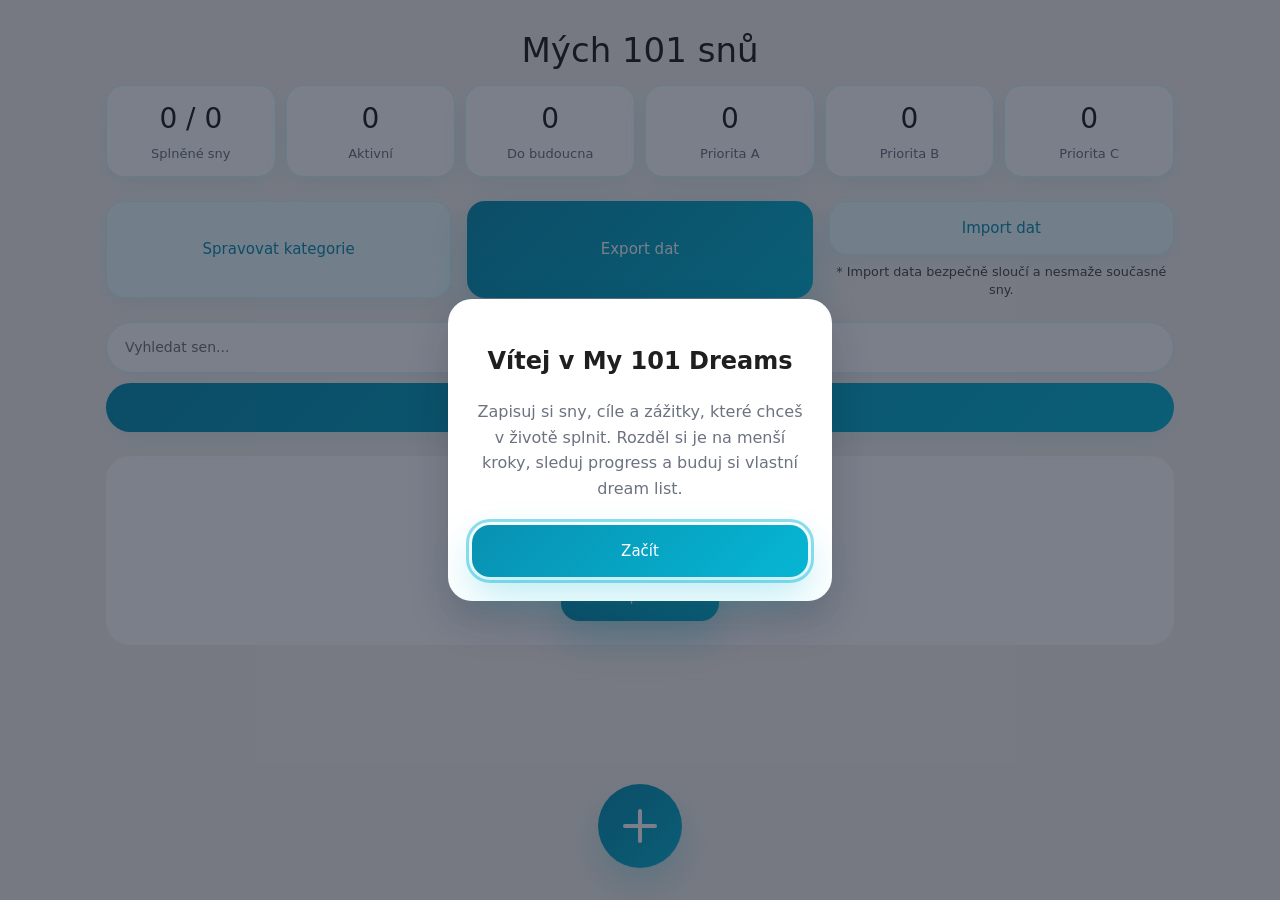
<file: index.html>
<!doctype html>
<html lang="cs">
  <head>
    <meta charset="UTF-8" />
    <meta name="viewport" content="width=device-width, initial-scale=1.0" />
    <meta name="theme-color" content="#06b6d4" />
    <meta
      name="description"
      content="My 101 Dreams je osobní dream list aplikace pro zapisování snů, cílů a kroků k jejich splnění."
    />

    <link rel="icon" href="icons/icon-192.png" />
    <link rel="manifest" href="manifest.json" />
    <link rel="stylesheet" href="css/style.css" />

    <title>My 101 dreams</title>
  </head>

  <body>
    <main class="home-page">
      <!-- Header -->
      <header class="home-sticky-top">
        <h1>Mých 101 snů</h1>
      </header>

      <!-- Stats -->
      <section class="home-stats" aria-label="Statistiky snů">
        <div
          class="stat-card"
          data-filter-type="status"
          data-filter-value="dream_completed"
        >
          <span id="globalDreamProgress">0 / 0</span>
          <p>Splněné sny</p>
        </div>

        <div
          class="stat-card"
          data-filter-type="status"
          data-filter-value="dream_active"
        >
          <span id="activeDreams">0</span>
          <p>Aktivní</p>
        </div>

        <div
          class="stat-card"
          data-filter-type="status"
          data-filter-value="dream_to_be_completed"
        >
          <span id="futureDreams">0</span>
          <p>Do budoucna</p>
        </div>

        <div
          class="stat-card"
          data-filter-type="priority"
          data-filter-value="A"
        >
          <span id="priorityACount">0</span>
          <p>Priorita A</p>
        </div>

        <div
          class="stat-card"
          data-filter-type="priority"
          data-filter-value="B"
        >
          <span id="priorityBCount">0</span>
          <p>Priorita B</p>
        </div>

        <div
          class="stat-card"
          data-filter-type="priority"
          data-filter-value="C"
        >
          <span id="priorityCCount">0</span>
          <p>Priorita C</p>
        </div>
      </section>

      <button
        type="button"
        id="installAppButton"
        class="home-action-button button-primary hidden"
      >
        Nainstalovat aplikaci
      </button>

      <!-- App actions -->
      <section class="home-actions" aria-label="Akce aplikace">
        <a
          href="pages/categories.html"
          class="home-action-button button-secondary"
        >
          Spravovat kategorie
        </a>

        <button
          type="button"
          id="exportDataButton"
          class="home-action-button button-primary"
        >
          Export dat
        </button>

        <div class="settings-action-with-helper">
          <button
            type="button"
            id="importDataButton"
            class="button button-secondary"
          >
            Import dat
          </button>

          <input
            type="file"
            id="importDataInput"
            accept="application/json,.json"
            hidden
          />

          <p class="settings-helper-text">
            * Import data bezpečně sloučí a nesmaže současné sny.
          </p>
        </div>

        <input type="file" id="importDataInput" accept=".json" hidden />

        <button
          type="button"
          id="restoreBackupButton"
          class="home-action-button button-soft hidden"
        >
          Obnovit poslední zálohu
        </button>
      </section>

      <!-- Search and filters -->
      <div class="home-sticky-content">
        <section class="search-filter-section" aria-label="Vyhledávání a filtr">
          <input
            type="text"
            id="dreamSearchInput"
            class="dream-search-input"
            placeholder="Vyhledat sen..."
          />

          <button
            type="button"
            id="toggleFiltersButton"
            class="filter-icon-button button-primary"
          >
            Filtr
          </button>
        </section>

        <section id="filtersPanel" class="filters-panel hidden">
          <div class="filters-row">
            <div class="filters-inline-group">
              <p class="filter-group-title">Priority</p>

              <div class="priority-filter-list">
                <label class="checkbox-filter">
                  <input
                    type="checkbox"
                    class="priority-filter-checkbox"
                    value="A"
                  />
                  A
                </label>

                <label class="checkbox-filter">
                  <input
                    type="checkbox"
                    class="priority-filter-checkbox"
                    value="B"
                  />
                  B
                </label>

                <label class="checkbox-filter">
                  <input
                    type="checkbox"
                    class="priority-filter-checkbox"
                    value="C"
                  />
                  C
                </label>
              </div>
            </div>

            <div class="filters-inline-group">
              <p class="filter-group-title">Stavy</p>

              <div class="status-filter-list">
                <label class="checkbox-filter">
                  <input
                    type="checkbox"
                    class="status-filter-checkbox"
                    value="dream_active"
                  />
                  Aktivní
                </label>

                <label class="checkbox-filter">
                  <input
                    type="checkbox"
                    class="status-filter-checkbox"
                    value="dream_to_be_completed"
                  />
                  Do budoucna
                </label>

                <label class="checkbox-filter">
                  <input
                    type="checkbox"
                    class="status-filter-checkbox"
                    value="dream_completed"
                  />
                  Splněné
                </label>

                <label class="checkbox-filter">
                  <input
                    type="checkbox"
                    class="status-filter-checkbox"
                    value="dream_not_attractive_anymore"
                  />
                  Už mě neláká
                </label>
              </div>
            </div>
          </div>

          <p class="filter-group-title">Kategorie</p>

          <div id="categoryFilterList" class="category-filter-list"></div>

          <div class="filters-bottom-row">
            <label class="checkbox-filter">
              <input type="checkbox" id="showInactiveDreams" />
              Zobrazit i sny, které mě už nelákají
            </label>

            <button type="button" id="clearFiltersButton" class="button-soft">
              Vyčistit filtry
            </button>
          </div>
        </section>
      </div>

      <!-- Dreams list -->
      <section class="dreams-section" aria-label="Seznam snů">
        <div id="dreamList" class="dream-list"></div>
      </section>

      <!-- Floating action -->
      <a
        href="pages/add-dream.html"
        class="floating-add-button"
        aria-label="Přidat nový sen"
      ></a>

      <!-- PWA update UI -->
      <div id="updateBanner" class="update-banner hidden">
        <p>Je dostupná nová verze aplikace.</p>

        <button type="button" id="updateAppButton" class="button-primary">
          Aktualizovat
        </button>
      </div>
    </main>

    <!-- Shared utilities -->
    <script src="js/shared/constants.js"></script>
    <script src="js/shared/storage.js"></script>
    <script src="js/shared/dates.js"></script>
    <script src="js/shared/text.js"></script>
    <script src="js/shared/form-validation.js"></script>

    <script src="js/shared/backup/backup-data.js"></script>
    <script src="js/shared/backup/backup-recovery.js"></script>
    <script src="js/shared/backup/backup-export.js"></script>
    <script src="js/shared/backup/backup-import.js"></script>
    <script src="js/shared/backup/backup-reminder.js"></script>
    <script src="js/shared/backup/backup-ui.js"></script>
    <script src="js/shared/backup/backup.js"></script>

    <!-- Categories -->
    <script src="js/shared/categories/category-data.js"></script>
    <script src="js/shared/categories/category-storage.js"></script>
    <script src="js/shared/categories/category-ui.js"></script>

    <!-- Dream core -->
    <script src="js/dreams/core/dream-status.js"></script>
    <script src="js/dreams/core/dream-priority.js"></script>
    <script src="js/dreams/core/dream-progress.js"></script>
    <script src="js/dreams/core/dream-stats.js"></script>

    <!-- Filters -->
    <script src="js/dreams/filters/filter-sort.js"></script>
    <script src="js/dreams/filters/filter-logic.js"></script>
    <script src="js/dreams/filters/filter-ui.js"></script>
    <script src="js/dreams/filters/filter-setup.js"></script>

    <!-- Components -->
    <script src="js/components/dream-card.js"></script>
    <script src="js/components/skeleton.js"></script>
    <script src="js/components/empty-state.js"></script>
    <script src="js/components/stat-card.js"></script>
    <script src="js/components/toast.js"></script>
    <script src="js/components/confirm-modal.js"></script>
    <script src="js/components/onboarding.js"></script>

    <!-- Home page -->
    <script src="js/dreams/home/index-stats.js"></script>
    <script src="js/dreams/home/index-render.js"></script>
    <script src="js/dreams/home/index-stat-filters.js"></script>
    <script src="js/dreams/home/index-layout.js"></script>
    <script src="js/dreams/home/index.js"></script>

    <!-- PWA -->
    <script src="js/pwa/pwa-install.js"></script>
    <script src="js/pwa/pwa-update.js"></script>
  </body>
</html>
</file>
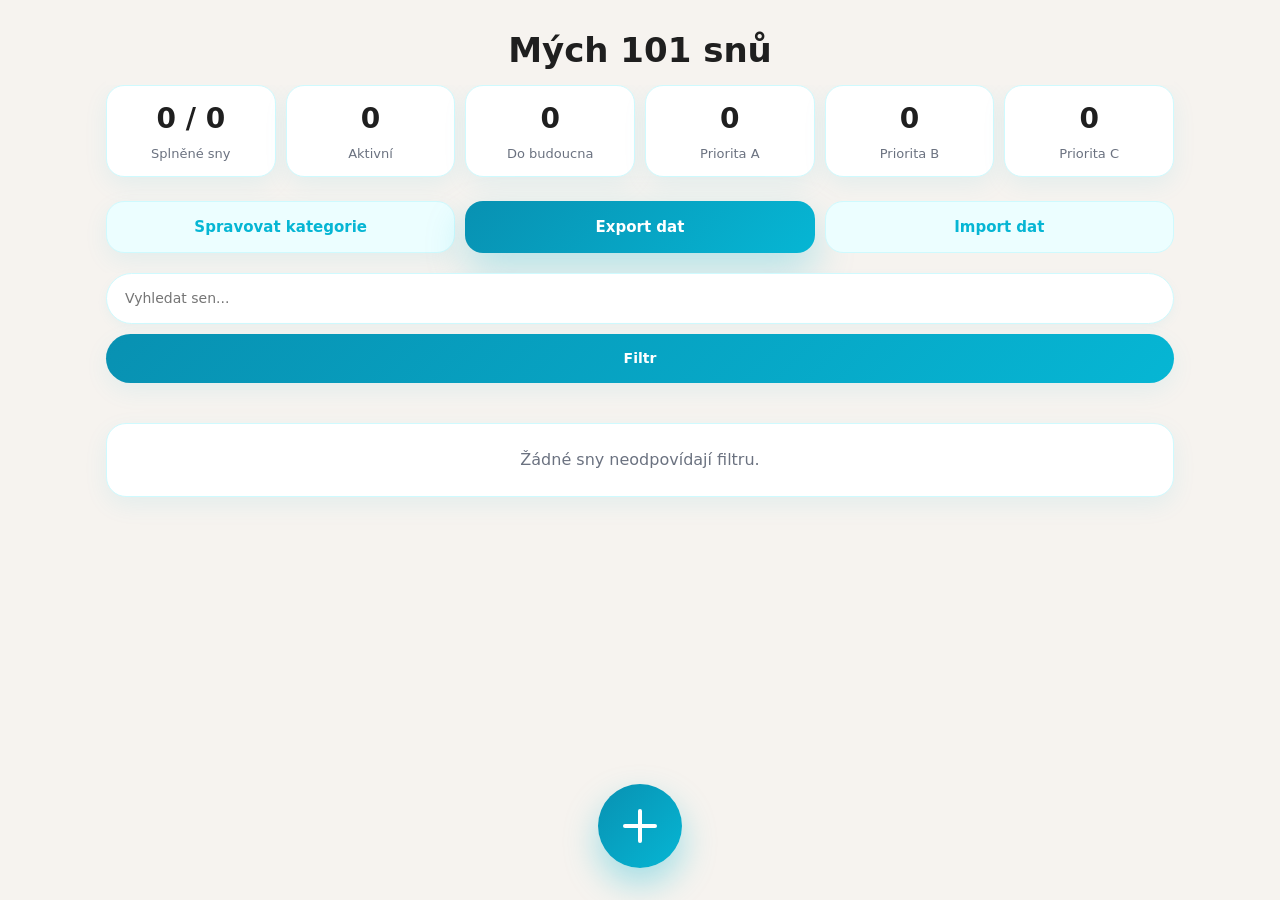
<file: my-101-dreams/index.html>
<!doctype html>
<html lang="cs">
  <head>
    <meta charset="UTF-8" />
    <meta name="viewport" content="width=device-width, initial-scale=1.0" />
    <meta name="theme-color" content="#06b6d4" />
    <base href="/my-101-dreams/" />
    <link rel="manifest" href="manifest.json" />
    <link rel="stylesheet" href="css/style.css" />
    <title>My 101 dreams</title>
  </head>

  <body>
    <main class="home-page">
      <header class="home-sticky-top">
        <h1>Mých 101 snů</h1>
      </header>

      <section class="home-stats">
        <div
          class="stat-card"
          data-filter-type="status"
          data-filter-value="dream_completed"
        >
          <span id="globalDreamProgress">0 / 0</span>
          <p>Splněné sny</p>
        </div>

        <div
          class="stat-card"
          data-filter-type="status"
          data-filter-value="dream_active"
        >
          <span id="activeDreams">0</span>
          <p>Aktivní</p>
        </div>

        <div
          class="stat-card"
          data-filter-type="status"
          data-filter-value="dream_to_be_completed"
        >
          <span id="futureDreams">0</span>
          <p>Do budoucna</p>
        </div>

        <div
          class="stat-card"
          data-filter-type="priority"
          data-filter-value="A"
        >
          <span id="priorityACount">0</span>
          <p>Priorita A</p>
        </div>

        <div
          class="stat-card"
          data-filter-type="priority"
          data-filter-value="B"
        >
          <span id="priorityBCount">0</span>
          <p>Priorita B</p>
        </div>

        <div
          class="stat-card"
          data-filter-type="priority"
          data-filter-value="C"
        >
          <span id="priorityCCount">0</span>
          <p>Priorita C</p>
        </div>
      </section>

      <section class="home-actions">
        <a
          href="pages/categories.html"
          class="home-action-button button-secondary"
        >
          Spravovat kategorie
        </a>

        <button
          type="button"
          id="exportDataButton"
          class="home-action-button button-primary"
        >
          Export dat
        </button>

        <label for="importDataInput" class="home-action-button button-soft">
          Import dat
        </label>

        <input type="file" id="importDataInput" accept=".json" hidden />
      </section>

      <div class="home-sticky-content">
        <section class="search-filter-section">
          <input
            type="text"
            id="dreamSearchInput"
            class="dream-search-input"
            placeholder="Vyhledat sen..."
          />

          <button
            id="toggleFiltersButton"
            class="filter-icon-button button-primary"
          >
            Filtr
          </button>
        </section>

        <section id="filtersPanel" class="filters-panel hidden">
          <div class="filters-row">
            <div class="filters-inline-group">
              <p class="filter-group-title">Priority</p>
              <div class="priority-filter-list">
                <label class="checkbox-filter">
                  <input
                    type="checkbox"
                    class="priority-filter-checkbox"
                    value="A"
                  />
                  A
                </label>

                <label class="checkbox-filter">
                  <input
                    type="checkbox"
                    class="priority-filter-checkbox"
                    value="B"
                  />
                  B
                </label>

                <label class="checkbox-filter">
                  <input
                    type="checkbox"
                    class="priority-filter-checkbox"
                    value="C"
                  />
                  C
                </label>
              </div>
            </div>

            <div class="filters-inline-group">
              <p class="filter-group-title">Stavy</p>
              <div class="status-filter-list">
                <label class="checkbox-filter">
                  <input
                    type="checkbox"
                    class="status-filter-checkbox"
                    value="dream_active"
                  />
                  Aktivní
                </label>

                <label class="checkbox-filter">
                  <input
                    type="checkbox"
                    class="status-filter-checkbox"
                    value="dream_to_be_completed"
                  />
                  Do budoucna
                </label>

                <label class="checkbox-filter">
                  <input
                    type="checkbox"
                    class="status-filter-checkbox"
                    value="dream_completed"
                  />
                  Splněné
                </label>

                <label class="checkbox-filter">
                  <input
                    type="checkbox"
                    class="status-filter-checkbox"
                    value="dream_not_attractive_anymore"
                  />
                  Už mě neláká
                </label>
              </div>
            </div>
          </div>

          <p class="filter-group-title">Kategorie</p>
          <div id="categoryFilterList" class="category-filter-list"></div>

          <div class="filters-bottom-row">
            <label class="checkbox-filter">
              <input type="checkbox" id="showInactiveDreams" />

              Zobrazit i sny, které mě už nelákají
            </label>

            <button type="button" id="clearFiltersButton" class="button-soft">
              Vyčistit filtry
            </button>
          </div>
        </section>
      </div>

      <section class="dreams-section">
        <div id="dreamList" class="dream-list"></div>
      </section>

      <a href="pages/add-dream.html" class="floating-add-button"></a>
    </main>

    <script src="js/shared/storage.js"></script>
    <script src="js/shared/dates.js"></script>

    <script src="js/shared/categories/category-data.js"></script>
    <script src="js/shared/categories/category-storage.js"></script>
    <script src="js/shared/categories/category-ui.js"></script>

    <script src="js/dreams/core/dream-status.js"></script>
    <script src="js/dreams/core/dream-priority.js"></script>
    <script src="js/dreams/core/dream-progress.js"></script>
    <script src="js/dreams/core/dream-stats.js"></script>

    <script src="js/shared/text.js"></script>

    <script src="js/dreams/filters/filter-sort.js"></script>
    <script src="js/dreams/filters/filter-logic.js"></script>
    <script src="js/dreams/filters/filter-ui.js"></script>

    <script src="js/components/dream-card.js"></script>
    <script src="js/components/empty-state.js"></script>
    <script src="js/components/stat-card.js"></script>

    <script src="js/dreams/home/index-stats.js"></script>
    <script src="js/dreams/home/index-render.js"></script>
    <script src="js/dreams/home/index-stat-filters.js"></script>

    <script src="js/dreams/filters/filter-setup.js"></script>
    <script src="js/shared/backup.js"></script>
    <script src="js/dreams/home/index.js"></script>

    <script>
      if ("serviceWorker" in navigator) {
        navigator.serviceWorker.register("./service-worker.js");
      }
    </script>
  </body>
</html>
</file>
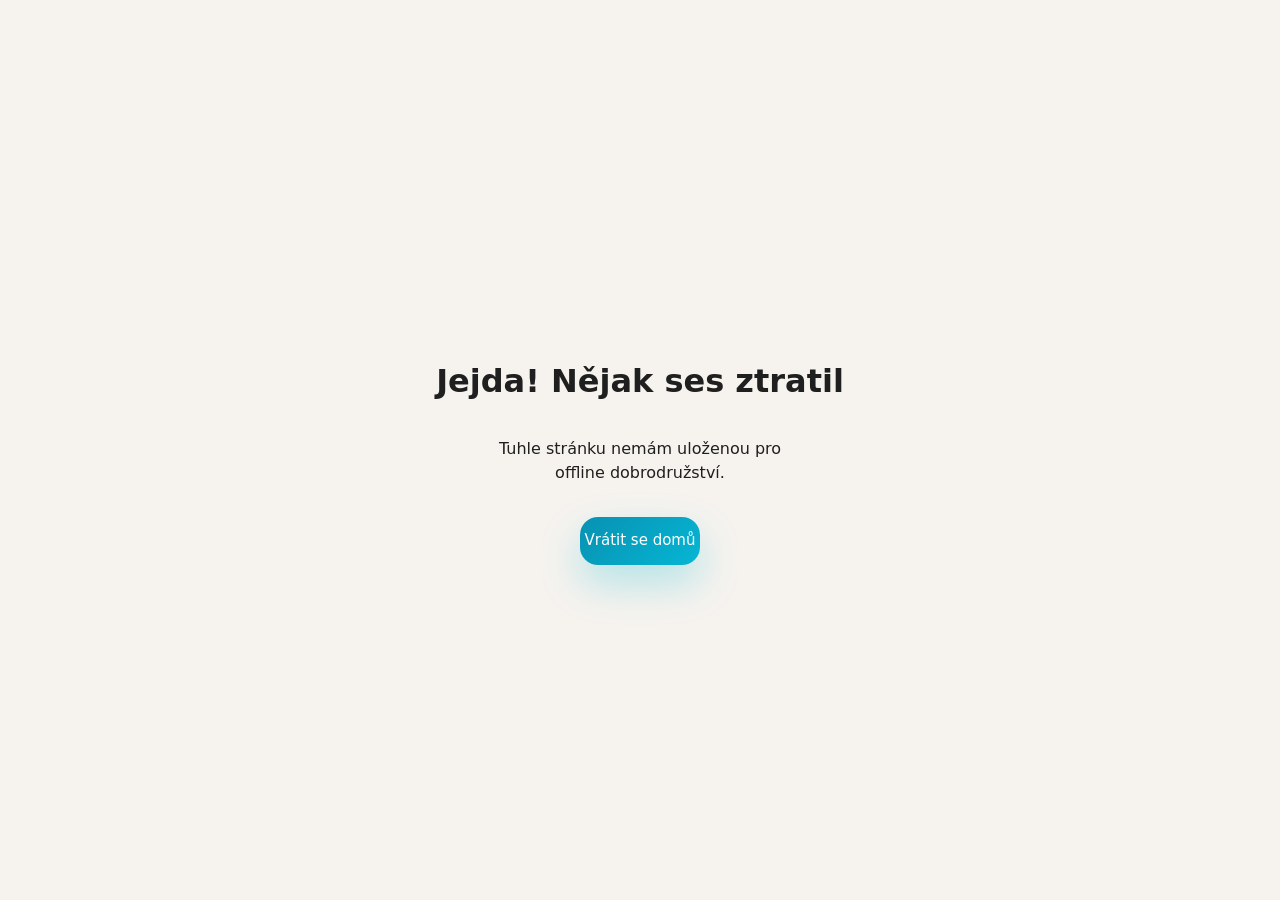
<file: offline.html>
<!doctype html>
<html lang="cs">
  <head>
    <meta charset="UTF-8" />
    <meta name="viewport" content="width=device-width, initial-scale=1.0" />
    <link rel="icon" href="icons/icon-192.png" />
    <link rel="stylesheet" href="css/style.css" />
    <title>Offline</title>

    <link rel="stylesheet" href="css/style.css" /></head
  >
  <body>
    <main class="offline-page">
      <h1>Jejda! Nějak ses ztratil</h1>

      <p>Tuhle stránku nemám uloženou pro offline dobrodružství.</p>

      <a href="index.html" class="home-action-button button-primary"> Vrátit se domů </a>
    </main>
  </body>
</html>
</file>
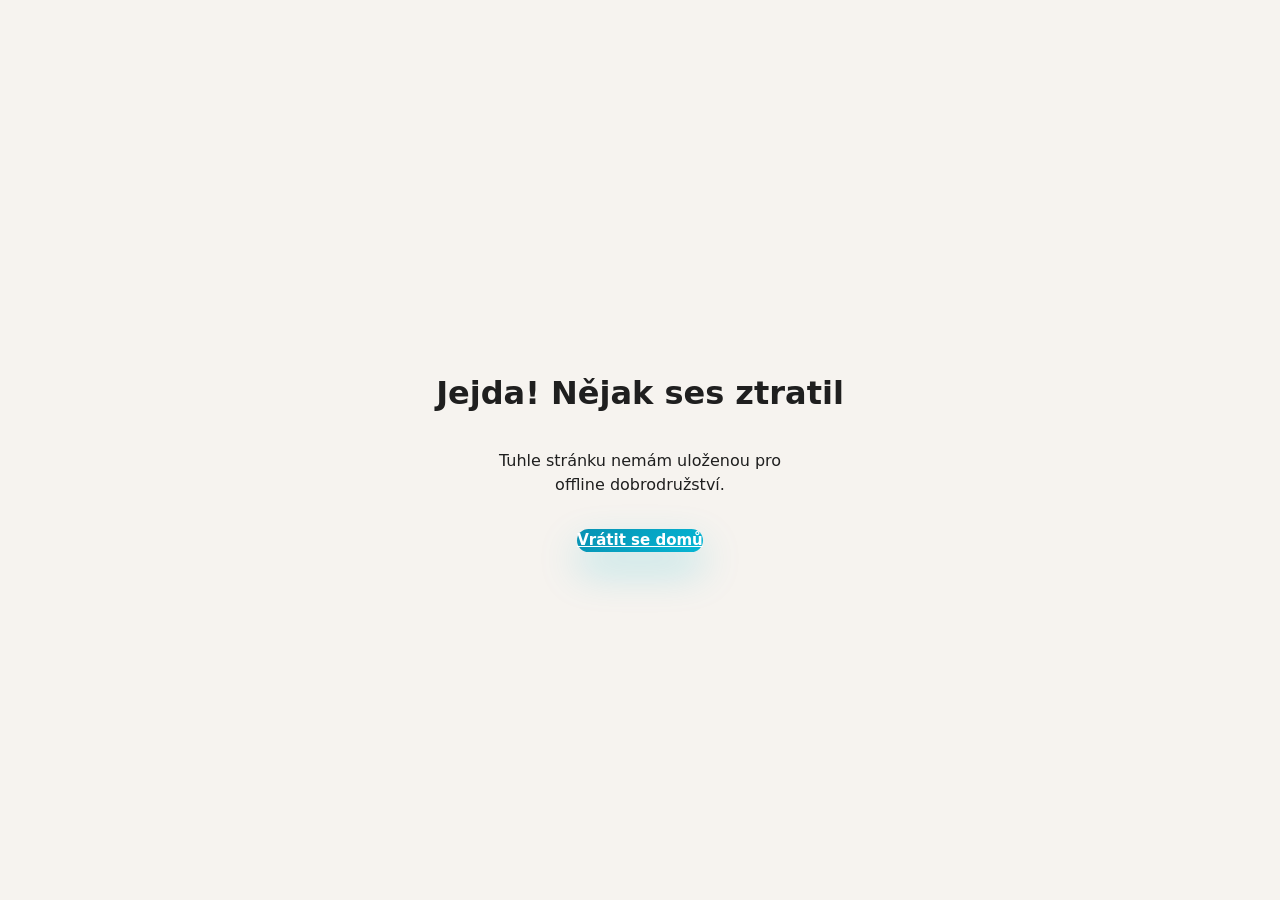
<file: my-101-dreams/offline.html>
<!doctype html>
<html lang="cs">
  <head>
    <meta charset="UTF-8" />
    <meta name="viewport" content="width=device-width, initial-scale=1.0" />
    <base href="/my-101-dreams/" />
    <link rel="stylesheet" href="css/style.css" />
    <title>Offline</title>

    <link rel="stylesheet" href="css/style.css" /></head
  >
  <body>
    <main class="offline-page">
      <h1>Jejda! Nějak ses ztratil</h1>

      <p>Tuhle stránku nemám uloženou pro offline dobrodružství.</p>

      <a href="index.html" class="button button-primary"> Vrátit se domů </a>
    </main>
  </body>
</html>
</file>
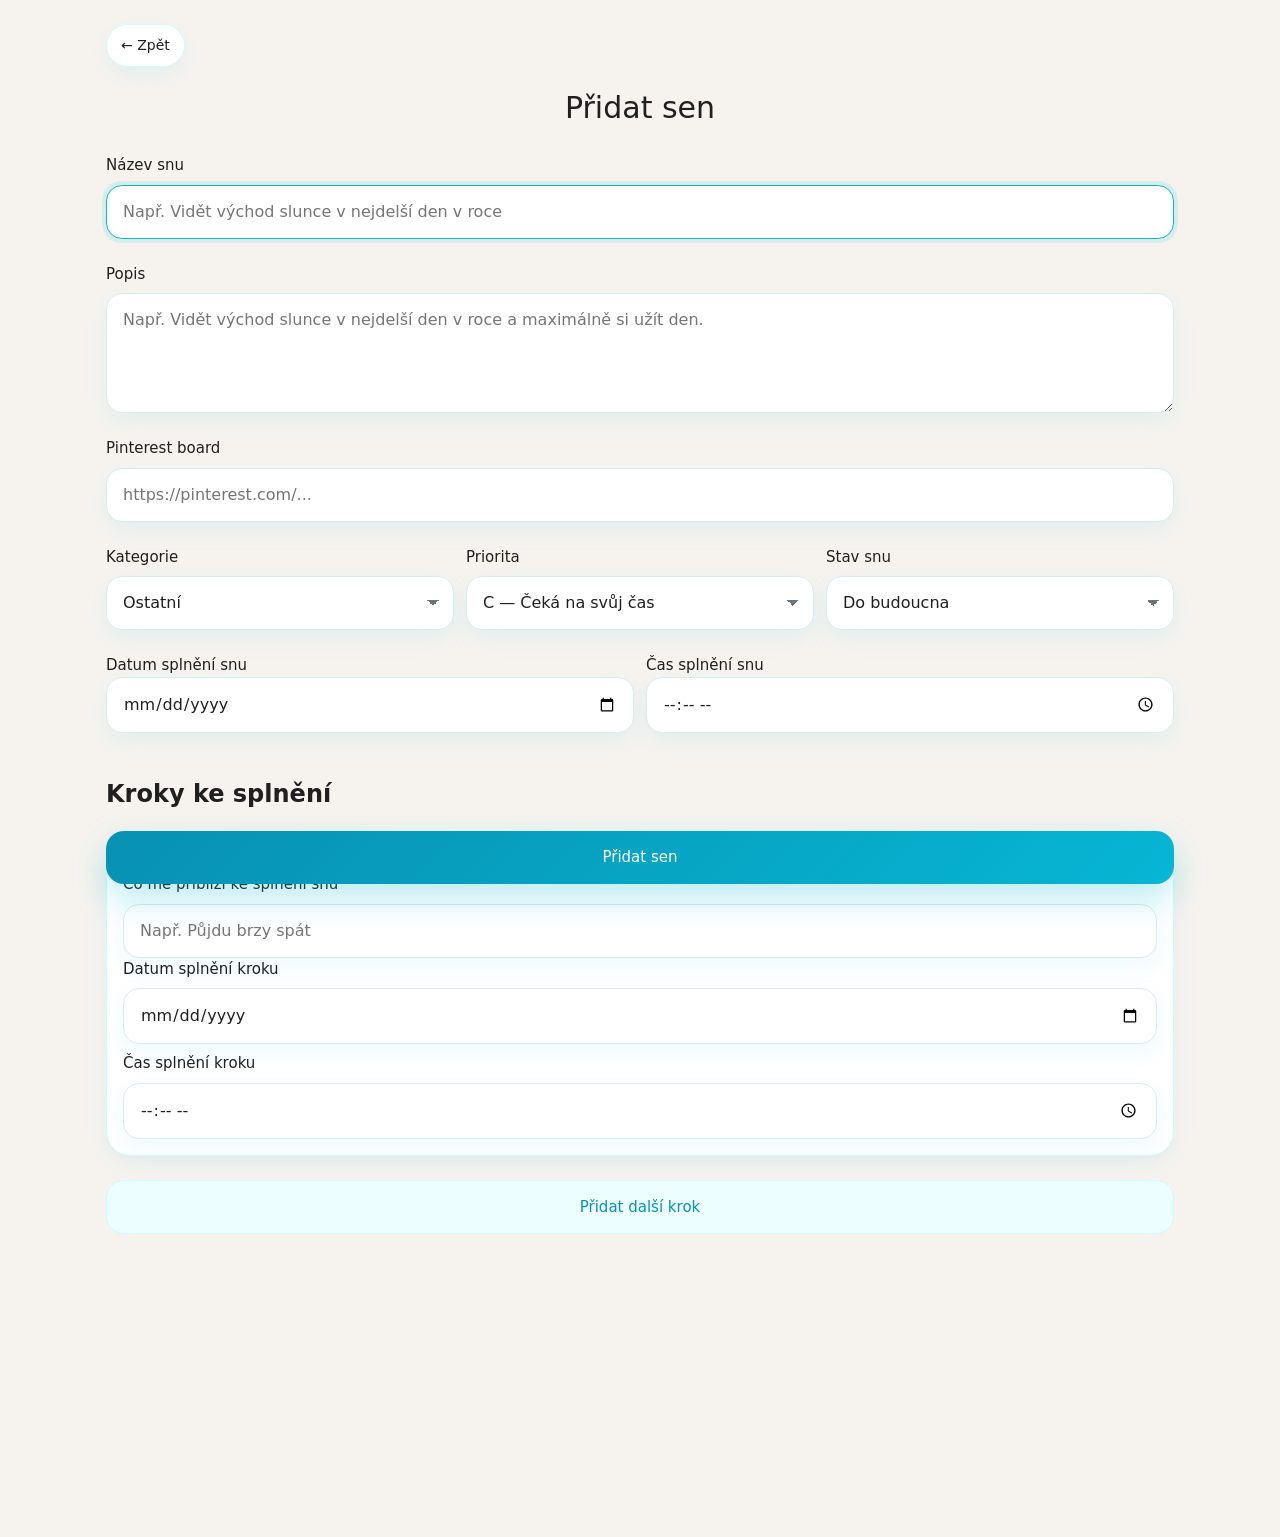
<file: pages/add-dream.html>
<!doctype html>
<html lang="cs">
  <head>
    <meta charset="UTF-8" />
    <meta name="viewport" content="width=device-width, initial-scale=1.0" />
    <link rel="icon" href="../icons/icon-192.png" />
    <link rel="stylesheet" href="../css/style.css" />
    <title>Přidat sen</title>
  </head>

  <body>
    <main class="add-dream-page">
      <a href="../index.html" class="back-link">← Zpět</a>

      <header class="add-dream-header">
        <h1>Přidat sen</h1>
      </header>

      <form id="dreamForm">
        <div class="form-field">
          <label for="dreamName">Název snu</label>

          <input
            type="text"
            id="dreamName"
            name="dream_name"
            placeholder="Např. Vidět východ slunce v nejdelší den v roce"
          />
        </div>

        <div class="form-field">
          <label for="dreamDescription">Popis</label>

          <textarea
            id="dreamDescription"
            name="dream_description"
            placeholder="Např. Vidět východ slunce v nejdelší den v roce a maximálně si užít den."
          ></textarea>
        </div>

        <div class="form-field">
          <label for="dreamPinterestBoard">Pinterest board</label>

          <input
            type="url"
            id="dreamPinterestBoard"
            name="dream_pinterest_board"
            placeholder="https://pinterest.com/..."
          />
        </div>

        <div class="form-row form-row-three">
          <div class="form-field">
            <label for="dreamCategory">Kategorie</label>

            <select id="dreamCategory" name="dream_category"></select>
          </div>

          <div class="form-field">
            <label for="dreamPriority">Priorita</label>

            <select id="dreamPriority" name="dream_priority">
              <option value="A">A — Aktivně na tom pracuji</option>
              <option value="B">B — Blízká budoucnost</option>
              <option value="C" selected>C — Čeká na svůj čas</option>
            </select>
          </div>

          <div class="form-field">
            <label for="dreamStatus">Stav snu</label>

            <select id="dreamStatus" name="dream_status">
              <option value="dream_active">Aktivní</option>
              <option value="dream_to_be_completed" selected>
                Do budoucna
              </option>
              <option value="dream_completed">Splněný</option>
              <option value="dream_not_attractive_anymore">Už mě neláká</option>
            </select>
          </div>
        </div>

        <div class="form-field">
          <div class="date-time-row">
            <div class="date-time-field">
              <label for="dreamDate">Datum splnění snu</label>
              <input type="date" id="dreamDate" name="dream_completion_date" />
            </div>

            <div class="date-time-field">
              <label for="dreamTime">Čas splnění snu</label>
              <input type="time" id="dreamTime" name="dream_completion_time" />
            </div>
          </div>
        </div>

        <h2>Kroky ke splnění</h2>

        <div id="subgoalsContainer">
          <div class="subgoal-form">
            <div class="form-field">
              <label for="subgoalName0">Co mě přiblíží ke splnění snu</label>

              <input
                type="text"
                id="subgoalName0"
                name="subgoal_name[]"
                class="subgoal-name"
                placeholder="Např. Půjdu brzy spát"
              />
            </div>

            <div class="form-field">
              <label class="sr-only" for="subgoalDate0">
                Datum splnění kroku
              </label>

              <input
                type="date"
                id="subgoalDate0"
                class="subgoal-date"
                name="subgoal_date[]"
              />

              <label class="sr-only" for="subgoalTime0">
                Čas splnění kroku
              </label>

              <input
                type="time"
                id="subgoalTime0"
                class="subgoal-time"
                name="subgoal_time[]"
              />
            </div>
          </div>
        </div>

        <button type="button" id="addSubgoalButton" class="button-soft">
          Přidat další krok
        </button>

        <button type="submit" id="addDreamButton" class="button-primary">
          Přidat sen
        </button>
      </form>
    </main>

    <script src="../js/shared/constants.js"></script>
    <script src="../js/shared/storage.js"></script>
    <script src="../js/shared/text.js"></script>
    <script src="../js/shared/scroll.js"></script>
    <script src="../js/shared/form-validation.js"></script>

    <script src="../js/shared/categories/category-data.js"></script>
    <script src="../js/shared/categories/category-storage.js"></script>
    <script src="../js/shared/categories/category-ui.js"></script>

    <script src="../js/dreams/core/dream-priority.js"></script>
    <script src="../js/dreams/core/dream-validation.js"></script>

    <script src="../js/components/toast.js"></script>
    <script src="../js/components/confirm-modal.js"></script>

    <script src="../js/dreams/add/add-ui.js"></script>
    <script src="../js/dreams/add/add-subgoals.js"></script>
    <script src="../js/dreams/add/add-draft.js"></script>
    <script src="../js/dreams/add/add-dirty-state.js"></script>
    <script src="../js/dreams/add/add-form.js"></script>
    <script src="../js/dreams/add/add-dream.js"></script>
  </body>
</html>
</file>
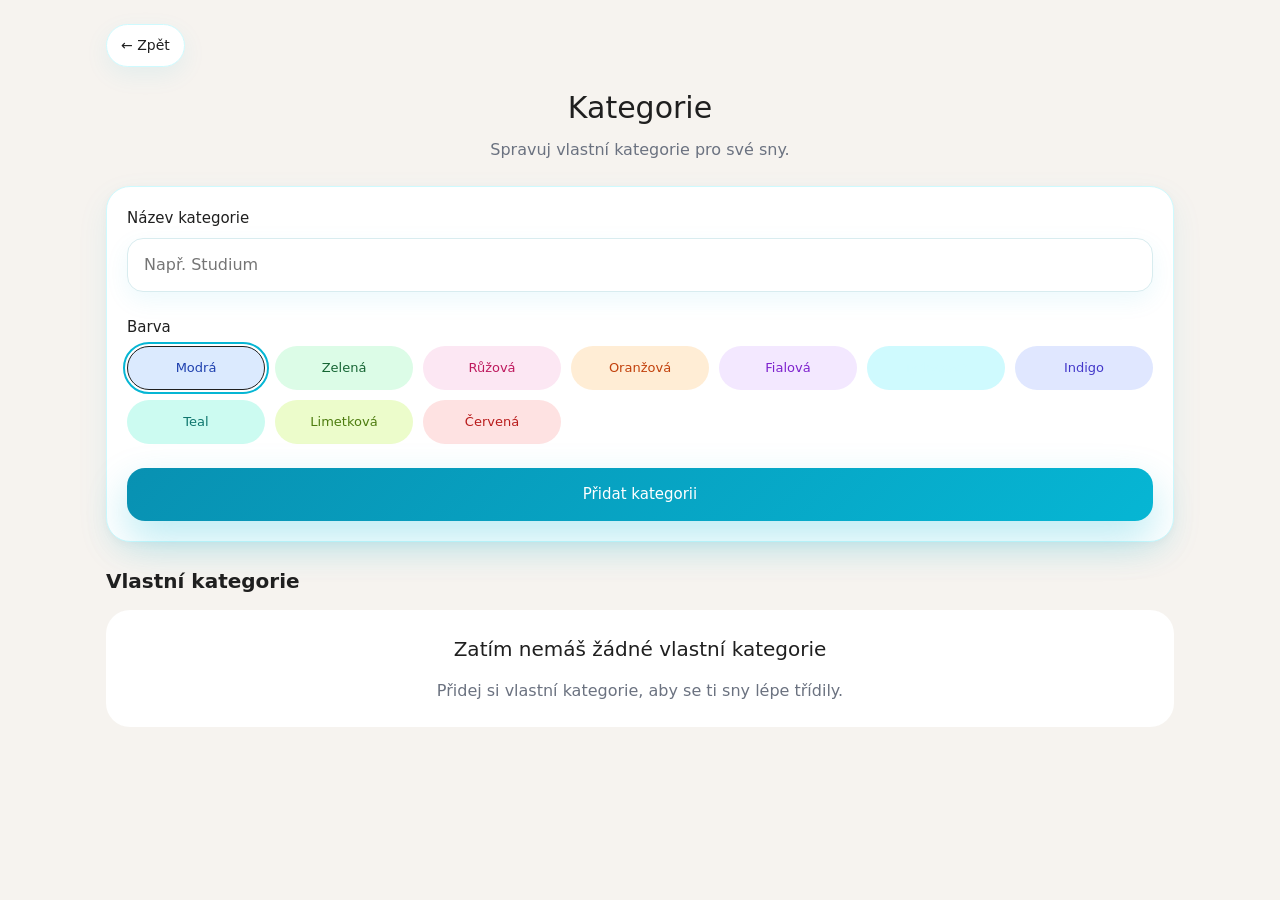
<file: pages/categories.html>
<!doctype html>
<html lang="cs">
  <head>
    <meta charset="UTF-8" />
    <meta name="viewport" content="width=device-width, initial-scale=1.0" />
    <link rel="icon" href="../icons/icon-192.png" />
    <link rel="stylesheet" href="../css/style.css" />
    <title>Kategorie</title>
  </head>

  <body>
    <main class="categories-page">
      <a href="../index.html" class="back-link">← Zpět</a>
      <header class="categories-header">
        <h1>Kategorie</h1>
        <p>Spravuj vlastní kategorie pro své sny.</p>
      </header>

      <section class="categories-card">
        <form id="categoryForm">
          <div class="form-field">
            <label for="categoryName">Název kategorie</label>
            <input
              type="text"
              id="categoryName"
              placeholder="Např. Studium"
              required
            />
          </div>

          <div class="form-field">
            <label>Barva</label>

            <input type="hidden" id="categoryColor" value="blue" />

            <div class="color-picker">
              <button
                type="button"
                class="color-option category-blue color-option-active"
                data-color="blue"
              >
                Modrá
              </button>
              <button
                type="button"
                class="color-option category-green"
                data-color="green"
              >
                Zelená
              </button>
              <button
                type="button"
                class="color-option category-pink"
                data-color="pink"
              >
                Růžová
              </button>
              <button
                type="button"
                class="color-option category-orange"
                data-color="orange"
              >
                Oranžová
              </button>
              <button
                type="button"
                class="color-option category-purple"
                data-color="purple"
              >
                Fialová
              </button>
              <button
                type="button"
                class="color-option category-cyan"
                data-color="cyan"
              >
                Tyrkysová
              </button>
              <button
                type="button"
                class="color-option category-indigo"
                data-color="indigo"
              >
                Indigo
              </button>
              <button
                type="button"
                class="color-option category-teal"
                data-color="teal"
              >
                Teal
              </button>
              <button
                type="button"
                class="color-option category-lime"
                data-color="lime"
              >
                Limetková
              </button>
              <button
                type="button"
                class="color-option category-red"
                data-color="red"
              >
                Červená
              </button>
            </div>
          </div>

          <button type="submit" class="button-primary">Přidat kategorii</button>
        </form>
      </section>

      <section class="categories-list-section">
        <h2>Vlastní kategorie</h2>

        <div id="customCategoriesList"></div>
      </section>
    </main>

<script src="../js/shared/constants.js"></script>
<script src="../js/shared/text.js"></script>


<script src="../js/components/toast.js"></script>
<script src="../js/components/confirm-modal.js"></script>
<script src="../js/components/empty-state.js"></script>

<script src="../js/shared/categories/category-data.js"></script>
<script src="../js/shared/categories/category-storage.js"></script>
<script src="../js/shared/categories/category-validation.js"></script>
<script src="../js/shared/categories/category-ui.js"></script>
<script src="../js/shared/categories/categories-page.js"></script>
  </body>
</html>
</file>
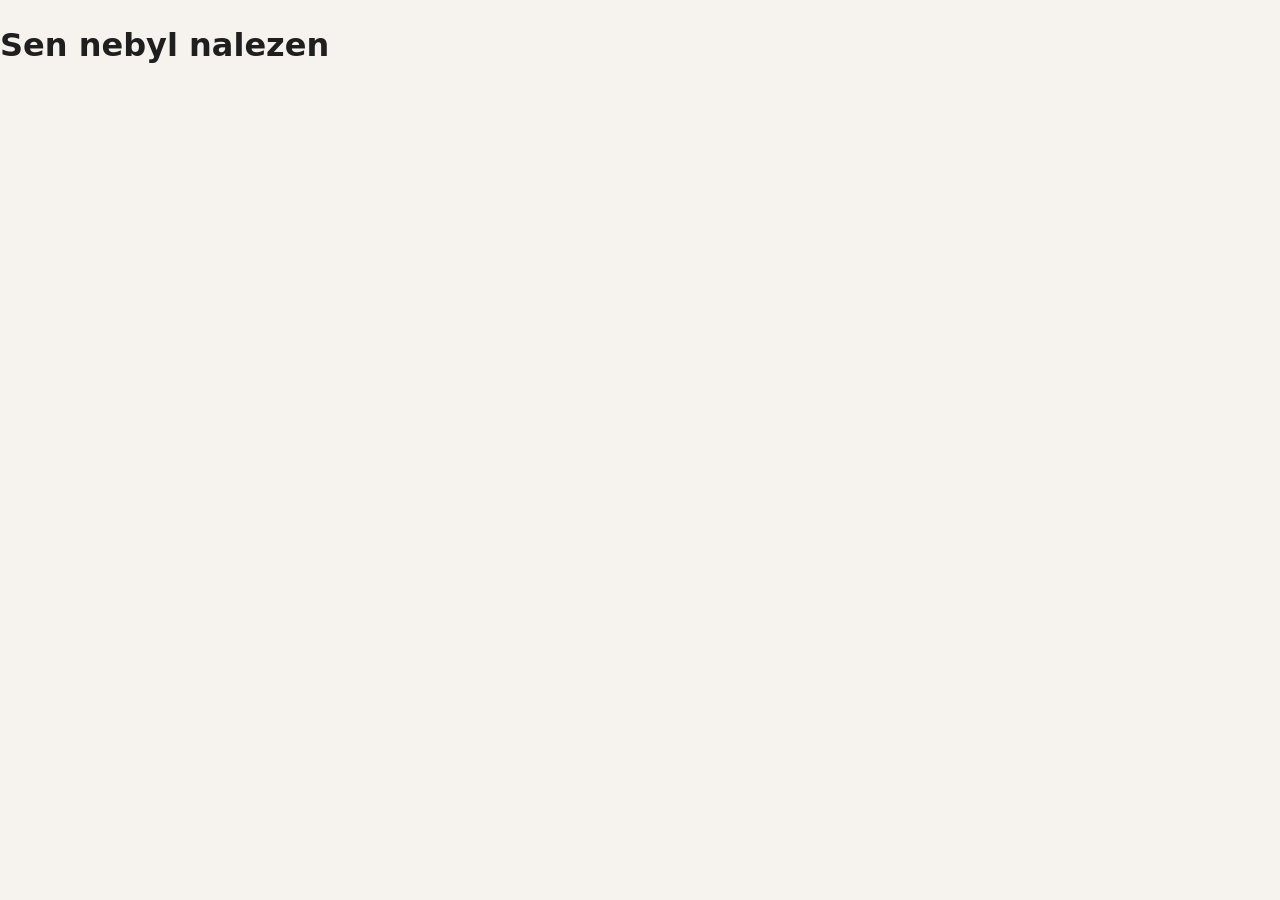
<file: pages/dream-detail.html>
<!doctype html>
<html lang="cs">
  <head>
    <meta charset="UTF-8" />
    <meta name="viewport" content="width=device-width, initial-scale=1.0" />
    <link rel="icon" href="../icons/icon-192.png" />
    <link rel="stylesheet" href="../css/style.css" />
    <title>Detail snu</title>
  </head>

  <body>
    <main class="detail-page">
      <a href="../index.html" class="back-link">← Zpět</a>

      <section id="viewMode">
        <section class="detail-hero-card">
          <div class="detail-hero-top">
            <h1 id="dreamTitleText"></h1>

            <div class="detail-tags">
              <button
                id="pinDreamButton"
                type="button"
                class="pin-dream-button"
              >
                📍
              </button>
              <span id="dreamPriorityText" class="dream-priority"></span>
              <span id="dreamStatusText" class="dream-status"></span>
              <span id="dreamCategoryText" class="dream-category"></span>
            </div>
          </div>
          <p id="dreamDescriptionText"></p>

          <a
            id="dreamPinterestBoardLink"
            class="pinterest-preview"
            target="_blank"
            rel="noopener noreferrer"
            style="display: none"
          >
            <span class="pinterest-preview-content">
              <span class="pinterest-preview-label">Pinterest board</span>
              <span class="pinterest-preview-title">Otevřít inspiraci</span>
            </span>

            <span class="pinterest-preview-icon" aria-hidden="true">P</span>
          </a>
        </section>

        <section class="detail-card">
          <h2>Progress</h2>

          <p id="dreamProgressText" class="detail-muted-text"></p>

          <div class="progress-bar">
            <div id="dreamProgressFill" class="progress-fill"></div>
          </div>

          <div
            id="completedDreamNotice"
            class="completed-dream-notice"
            style="display: none"
          >
            <p>
              Všechny kroky jsou splněné. Chceš označit celý sen jako splněný?
            </p>
            <button
              type="button"
              id="completeDreamButton"
              class="button-success"
            >
              Označit jako splněný
            </button>
          </div>
        </section>

        <section class="detail-grid">
          <div class="detail-info-card" id="dreamCompletionDateCard">
            <h3>Datum splnění</h3>
            <p id="dreamCompletionDateText"></p>
          </div>

          <div class="detail-info-card">
            <h3>Zbývající čas</h3>
            <p id="dreamRemainingTime"></p>
          </div>
        </section>

        <section class="detail-card">
          <h2>Kroky ke splnění</h2>
          <div id="subgoalsList"></div>
        </section>

        <button type="button" id="editDreamButton" class="button-secondary">
          Upravit
        </button>

        <section class="detail-actions">
          <button
            type="button"
            id="completeDreamFromDetailButton"
            class="button-success"
          >
            Označit jako splněný
          </button>

          <button type="button" id="deleteDreamButton" class="button-danger">
            Smazat sen
          </button>
        </section>
      </section>

      <section id="editMode" class="detail-edit-card" style="display: none">
        <header class="detail-edit-header">
          <h1>Upravit sen</h1>
        </header>

        <div class="form-field">
          <label for="dreamTitleInput">Název snu</label>
          <input type="text" id="dreamTitleInput" />
        </div>

        <div class="form-field">
          <label for="dreamDescriptionInput">Popis snu</label>
          <textarea id="dreamDescriptionInput"></textarea>
        </div>

        <div class="form-field">
          <label for="dreamPinterestBoardInput"> Pinterest board </label>

          <input
            type="url"
            id="dreamPinterestBoardInput"
            placeholder="https://pinterest.com/..."
          />
        </div>

        <div class="form-row form-row-three">
          <div class="form-field">
            <label for="dreamCategoryInput">Kategorie snu</label>
            <select id="dreamCategoryInput"></select>
          </div>

          <div class="form-field">
            <label for="dreamPriorityInput">Priorita</label>

            <select id="dreamPriorityInput">
              <option value="A">A — Aktivně na tom pracuji</option>
              <option value="B">B — Blízká budoucnost</option>
              <option value="C">C — Čeká na svůj čas</option>
            </select>
          </div>

          <div class="form-field">
            <label for="dreamStatusInput">Stav snu</label>
            <select id="dreamStatusInput">
              <option value="dream_active">Aktivní</option>
              <option value="dream_completed">Splněný</option>
              <option value="dream_to_be_completed">Do budoucna</option>
              <option value="dream_not_attractive_anymore">Už mě neláká</option>
            </select>
          </div>
        </div>

        <div class="form-field">
          <label for="dreamCompletionDateInput">Datum splnění</label>
          <div class="date-time-row">
            <input type="date" id="dreamCompletionDateInput" />

            <input type="time" id="dreamCompletionTimeInput" />
          </div>
        </div>

        <section class="edit-subgoals-section">
          <h2>Kroky ke splnění</h2>

          <div id="editSubgoalsContainer"></div>

          <button type="button" id="addEditSubgoalButton" class="button-soft">
            Přidat další krok
          </button>
        </section>

        <button id="saveDreamButton" class="button-primary">
          Uložit změny
        </button>

        <span
          id="editAutosaveStatus"
          class="edit-autosave-status"
          aria-live="polite"
        ></span>

        <button type="button" id="cancelEditButton" class="button-soft">
          Zrušit
        </button>
      </section>
    </main>

    <script src="../js/shared/constants.js"></script>
    <script src="../js/shared/storage.js"></script>
    <script src="../js/shared/text.js"></script>
    <script src="../js/shared/dates.js"></script>
    <script src="../js/shared/scroll.js"></script>
    <script src="../js/shared/form-validation.js"></script>

    <script src="../js/shared/categories/category-data.js"></script>
    <script src="../js/shared/categories/category-storage.js"></script>
    <script src="../js/shared/categories/category-ui.js"></script>

    <script src="../js/dreams/core/dream-status.js"></script>
    <script src="../js/dreams/core/dream-priority.js"></script>
    <script src="../js/dreams/core/dream-progress.js"></script>
    <script src="../js/dreams/core/dream-validation.js"></script>

    <script src="../js/components/toast.js"></script>
    <script src="../js/components/confirm-modal.js"></script>

    <script src="../js/dreams/detail/detail-progress.js"></script>
    <script src="../js/dreams/detail/detail-subgoals.js"></script>
    <script src="../js/dreams/detail/detail-edit.js"></script>

    <script src="../js/dreams/detail/detail-data.js"></script>
    <script src="../js/dreams/detail/detail-render.js"></script>
    <script src="../js/dreams/detail/detail-actions.js"></script>
    <script src="../js/dreams/detail/detail-autosave.js"></script>
    <script src="../js/dreams/detail/detail-navigation.js"></script>
    <script src="../js/dreams/detail/detail-events.js"></script>

    <script src="../js/dreams/detail/detail.js"></script>
  </body>
</html>
</file>
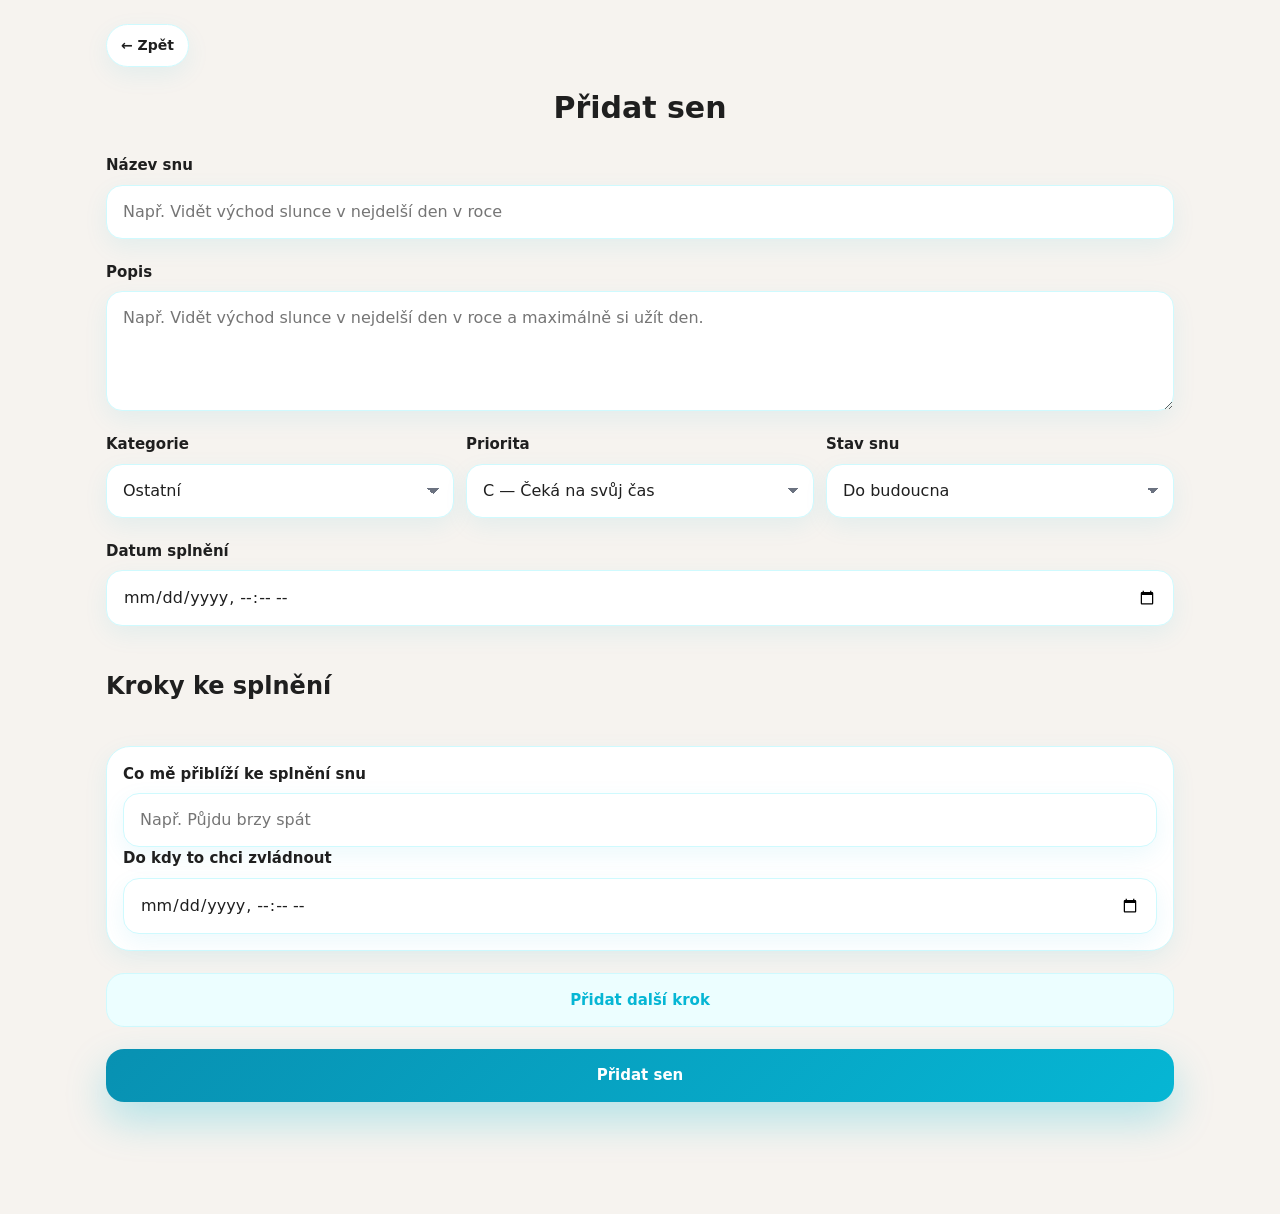
<file: my-101-dreams/pages/add-dream.html>
<!doctype html>
<html lang="cs">
  <head>
    <meta charset="UTF-8" />
    <meta name="viewport" content="width=device-width, initial-scale=1.0" />
    <base href="/my-101-dreams/" />
    <link rel="stylesheet" href="css/style.css" />
    <title>Přidat sen</title>
  </head>

  <body>
    <main class="add-dream-page">
      <a href="index.html" class="back-link">← Zpět</a>

      <header class="add-dream-header">
        <h1>Přidat sen</h1>
      </header>

      <form id="dreamForm">
        <div class="form-field">
          <label for="dreamName">Název snu</label>

          <input
            type="text"
            id="dreamName"
            name="dream_name"
            placeholder="Např. Vidět východ slunce v nejdelší den v roce"
            required
          />
        </div>

        <div class="form-field">
          <label for="dreamDescription">Popis</label>

          <textarea
            id="dreamDescription"
            name="dream_description"
            placeholder="Např. Vidět východ slunce v nejdelší den v roce a maximálně si užít den."
          ></textarea>
        </div>

        <div class="form-row form-row-three">
          <div class="form-field">
            <label for="dreamCategory">Kategorie</label>

            <select id="dreamCategory"></select>
          </div>

          <div class="form-field">
            <label for="dreamPriority">Priorita</label>

            <select id="dreamPriority">
              <option value="A">A — Aktivně na tom pracuji</option>
              <option value="B">B — Blízká budoucnost</option>
              <option value="C" selected>C — Čeká na svůj čas</option>
            </select>
          </div>

          <div class="form-field">
            <label for="dreamStatus">Stav snu</label>

            <select id="dreamStatus">
              <option value="dream_active">Aktivní</option>
              <option value="dream_to_be_completed" selected>
                Do budoucna
              </option>
              <option value="dream_completed">Splněný</option>
              <option value="dream_not_attractive_anymore">Už mě neláká</option>
            </select>
          </div>
        </div>

        <div class="form-field">
          <label for="dreamDate">Datum splnění</label>

          <input
            type="datetime-local"
            id="dreamDate"
            name="dream_completion_date"
          />
        </div>

        <h2>Kroky ke splnění</h2>

        <div id="subgoalsContainer">
          <div class="subgoal-form">
            <div class="form-field">
              <label>Co mě přiblíží ke splnění snu</label>

              <input
                type="text"
                class="subgoal-name"
                placeholder="Např. Půjdu brzy spát"
              />
            </div>

            <div class="form-field">
              <label>Do kdy to chci zvládnout</label>

              <input type="datetime-local" class="subgoal-date" />
            </div>
          </div>
        </div>

        <button type="button" id="addSubgoalButton" class="button-soft">
          Přidat další krok
        </button>

        <button type="submit" class="button-primary">Přidat sen</button>
      </form>
    </main>

    <script src="js/shared/storage.js"></script>
    <script src="js/shared/text.js"></script>
    <script src="js/shared/categories/category-data.js"></script>
    <script src="js/shared/categories/category-storage.js"></script>
    <script src="js/shared/categories/category-ui.js"></script>
    <script src="js/dreams/core/dream-priority.js"></script>
    <script src="js/dreams/core/dream-validation.js"></script>
    <script src="js/dreams/add/add-dream.js"></script>
  </body>
</html>
</file>
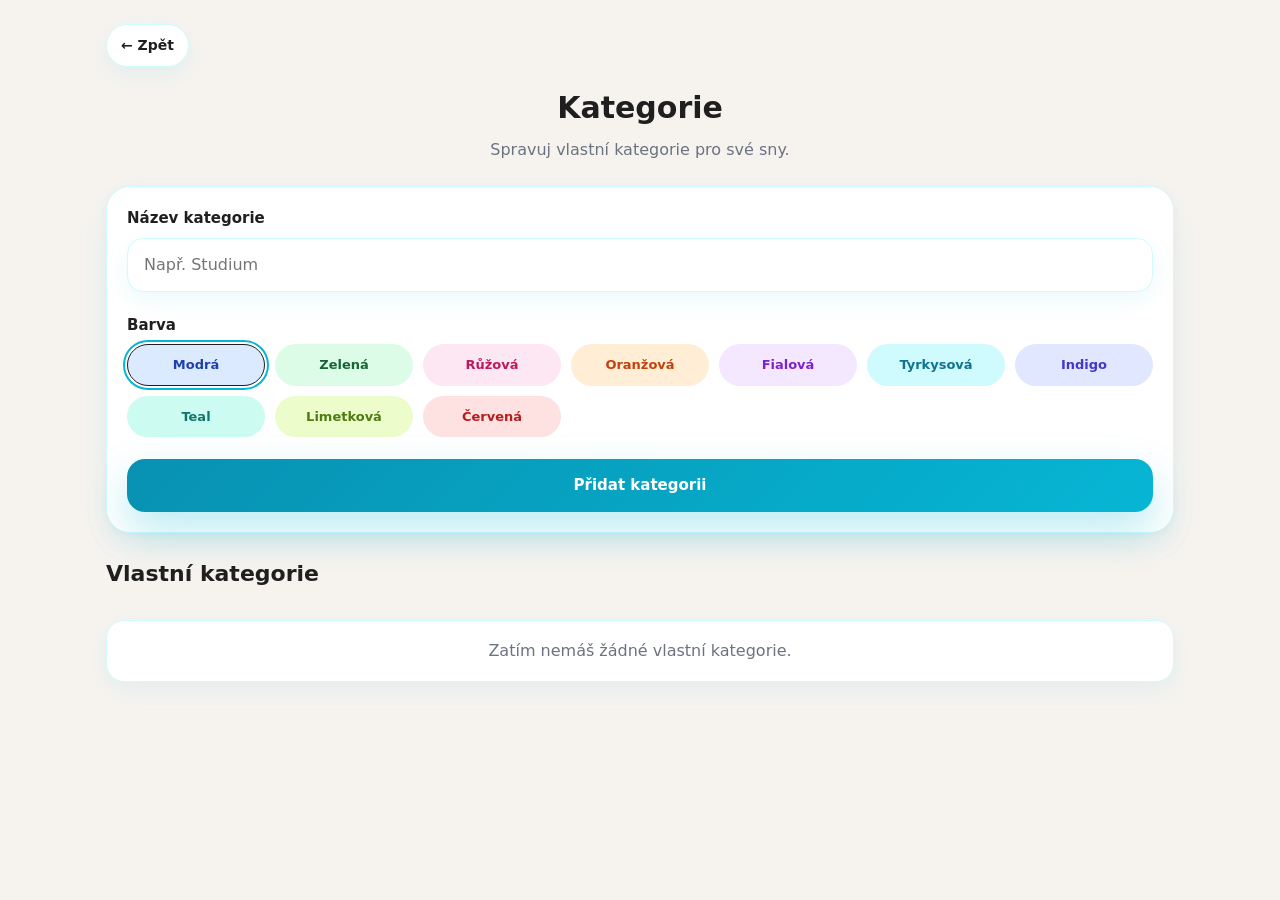
<file: my-101-dreams/pages/categories.html>
<!doctype html>
<html lang="cs">
  <head>
    <meta charset="UTF-8" />
    <meta name="viewport" content="width=device-width, initial-scale=1.0" />
    <base href="/my-101-dreams/" />
    <link rel="stylesheet" href="css/style.css" />
    <title>Kategorie</title>
  </head>

  <body>
    <main class="categories-page">
      <a href="index.html" class="back-link">← Zpět</a>
      <header class="categories-header">
        <h1>Kategorie</h1>
        <p>Spravuj vlastní kategorie pro své sny.</p>
      </header>

      <section class="categories-card">
        <form id="categoryForm">
          <div class="form-field">
            <label for="categoryName">Název kategorie</label>
            <input
              type="text"
              id="categoryName"
              placeholder="Např. Studium"
              required
            />
          </div>

          <div class="form-field">
            <label>Barva</label>

            <input type="hidden" id="categoryColor" value="blue" />

            <div class="color-picker">
              <button
                type="button"
                class="color-option category-blue color-option-active"
                data-color="blue"
              >
                Modrá
              </button>
              <button
                type="button"
                class="color-option category-green"
                data-color="green"
              >
                Zelená
              </button>
              <button
                type="button"
                class="color-option category-pink"
                data-color="pink"
              >
                Růžová
              </button>
              <button
                type="button"
                class="color-option category-orange"
                data-color="orange"
              >
                Oranžová
              </button>
              <button
                type="button"
                class="color-option category-purple"
                data-color="purple"
              >
                Fialová
              </button>
              <button
                type="button"
                class="color-option category-cyan"
                data-color="cyan"
              >
                Tyrkysová
              </button>
              <button
                type="button"
                class="color-option category-indigo"
                data-color="indigo"
              >
                Indigo
              </button>
              <button
                type="button"
                class="color-option category-teal"
                data-color="teal"
              >
                Teal
              </button>
              <button
                type="button"
                class="color-option category-lime"
                data-color="lime"
              >
                Limetková
              </button>
              <button
                type="button"
                class="color-option category-red"
                data-color="red"
              >
                Červená
              </button>
            </div>
          </div>

          <button type="submit" class="button-primary">Přidat kategorii</button>
        </form>
      </section>

      <section class="categories-list-section">
        <h2>Vlastní kategorie</h2>

        <div id="customCategoriesList"></div>
      </section>
    </main>

    <script src="js/shared/text.js"></script>

    <script src="js/shared/categories/category-data.js"></script>
    <script src="js/shared/categories/category-storage.js"></script>
    <script src="js/shared/categories/category-validation.js"></script>
    <script src="js/shared/categories/category-ui.js"></script>
    <script src="js/shared/categories/categories-page.js"></script>
  </body>
</html>
</file>
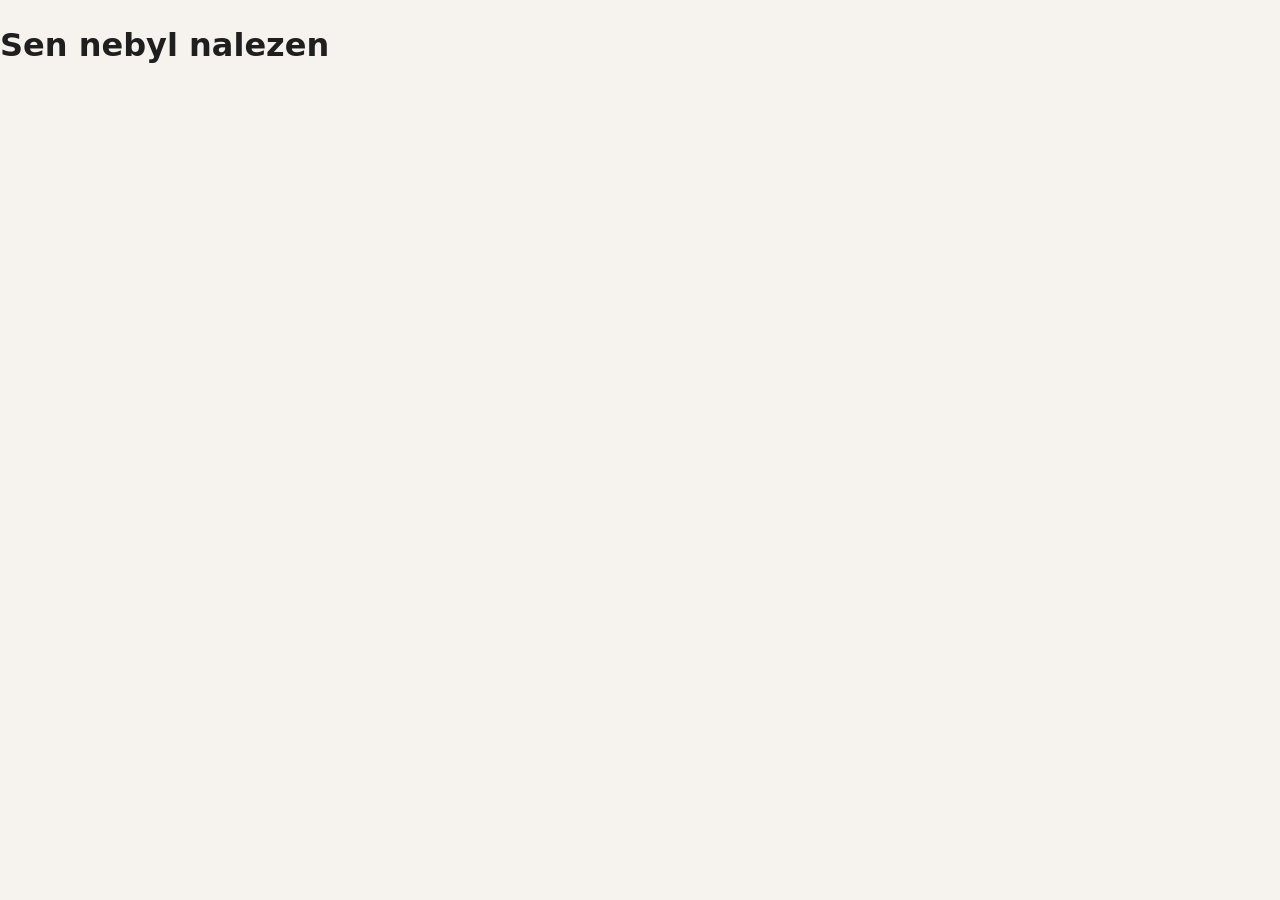
<file: my-101-dreams/pages/dream-detail.html>
<!doctype html>
<html lang="cs">
  <head>
    <meta charset="UTF-8" />
    <meta name="viewport" content="width=device-width, initial-scale=1.0" />
    <base href="/my-101-dreams/" />
    <link rel="stylesheet" href="css/style.css" />
    <title>Detail snu</title>
  </head>

  <body>
    <main class="detail-page">
      <a href="index.html" class="back-link">← Zpět</a>

      <section id="viewMode">
        <section class="detail-hero-card">
          <div class="detail-hero-top">
            <h1 id="dreamTitleText"></h1>

            <div class="detail-tags">
              <button
                id="pinDreamButton"
                type="button"
                class="pin-dream-button"
              >
                📍
              </button>
              <span id="dreamPriorityText" class="dream-priority"></span>
              <span id="dreamStatusText" class="dream-status"></span>
              <span id="dreamCategoryText" class="dream-category"></span>
            </div>
          </div>
          <p id="dreamDescriptionText"></p>
        </section>

        <section class="detail-card">
          <h2>Progress</h2>

          <p id="dreamProgressText" class="detail-muted-text"></p>

          <div class="progress-bar">
            <div id="dreamProgressFill" class="progress-fill"></div>
          </div>

          <div
            id="completedDreamNotice"
            class="completed-dream-notice"
            style="display: none"
          >
            <p>
              Všechny kroky jsou splněné. Chceš označit celý sen jako splněný?
            </p>
            <button id="completeDreamButton" class="button-success">
              Označit jako splněný
            </button>
          </div>
        </section>

        <section class="detail-grid">
          <div class="detail-info-card" id="dreamCompletionDateCard">
            <h3>Datum splnění</h3>
            <p id="dreamCompletionDateText"></p>
          </div>

          <div class="detail-info-card">
            <h3>Zbývající čas</h3>
            <p id="dreamRemainingTime"></p>
          </div>
        </section>

        <section class="detail-card">
          <h2>Kroky ke splnění</h2>
          <div id="subgoalsList"></div>
        </section>

        <button id="editDreamButton" class="button-secondary">Upravit</button>

        <section class="detail-actions">
          <button id="completeDreamFromDetailButton" class="button-success">
            Označit jako splněný
          </button>

          <button id="deleteDreamButton" class="button-danger">
            Smazat sen
          </button>
        </section>
      </section>

      <section id="editMode" class="detail-edit-card" style="display: none">
        <header class="detail-edit-header">
          <h1>Upravit sen</h1>
        </header>

        <div class="form-field">
          <label for="dreamTitleInput">Název snu</label>
          <input type="text" id="dreamTitleInput" />
        </div>

        <div class="form-field">
          <label for="dreamDescriptionInput">Popis snu</label>
          <textarea id="dreamDescriptionInput"></textarea>
        </div>

        <div class="form-row form-row-three">
          <div class="form-field">
            <label for="dreamCategoryInput">Kategorie snu</label>
            <select id="dreamCategoryInput"></select>
          </div>

          <div class="form-field">
            <label for="dreamPriorityInput">Priorita</label>

            <select id="dreamPriorityInput">
              <option value="A">A — Aktivně na tom pracuji</option>
              <option value="B">B — Blízká budoucnost</option>
              <option value="C">C — Čeká na svůj čas</option>
            </select>
          </div>

          <div class="form-field">
            <label for="dreamStatusInput">Stav snu</label>
            <select id="dreamStatusInput">
              <option value="dream_active">Aktivní</option>
              <option value="dream_completed">Splněný</option>
              <option value="dream_to_be_completed">Do budoucna</option>
              <option value="dream_not_attractive_anymore">Už mě neláká</option>
            </select>
          </div>
        </div>

        <div class="form-field">
          <label for="dreamCompletionDateInput">Datum splnění</label>
          <input type="datetime-local" id="dreamCompletionDateInput" />
        </div>

        <section class="edit-subgoals-section">
          <h2>Kroky ke splnění</h2>

          <div id="editSubgoalsContainer"></div>

          <button type="button" id="addEditSubgoalButton" class="button-soft">
            Přidat další krok
          </button>
        </section>

        <button id="saveDreamButton" class="button-primary">
          Uložit změny
        </button>
        <button id="cancelEditButton" class="button-soft" type="button">
          Zrušit
        </button>
      </section>
    </main>

    <script src="js/shared/storage.js"></script>
    <script src="js/shared/text.js"></script>
    <script src="js/shared/dates.js"></script>

    <script src="js/shared/categories/category-data.js"></script>
    <script src="js/shared/categories/category-storage.js"></script>
    <script src="js/shared/categories/category-ui.js"></script>

    <script src="js/dreams/core/dream-status.js"></script>
    <script src="js/dreams/core/dream-priority.js"></script>
    <script src="js/dreams/core/dream-progress.js"></script>
    <script src="js/dreams/core/dream-validation.js"></script>

    <script src="js/dreams/detail/detail-progress.js"></script>
    <script src="js/dreams/detail/detail-subgoals.js"></script>
    <script src="js/dreams/detail/detail-edit.js"></script>
    <script src="js/dreams/detail/detail.js"></script>
  </body>
</html>
</file>
<file: css/style.css>
@import "./base/base.css";

@import "./base/tokens/colors.css";
@import "./base/tokens/system.css";
@import "./base/tokens/components.css";

@import "./layout/layout.css";

@import "./components/buttons/buttons-base.css";
@import "./components/buttons/buttons-utils.css";
@import "./components/buttons/buttons-variants.css";
@import "./components/buttons/buttons-links.css";
@import "./components/buttons/buttons-special.css";
@import "./components/buttons/floating-button.css";

@import "./components/cards.css";
@import "./components/forms.css";
@import "./components/badges.css";
@import "./components/filters.css";
@import "./components/progress.css";
@import "./components/stats.css";
@import "./components/toast.css";
@import "./components/confirm-modal.css";
@import "./components/empty-state.css";
@import "./components/animations.css";
@import "./components/pinterest-preview.css";

@import "./pages/home.css";
@import "./pages/add-dream.css";
@import "./pages/categories.css";
@import "./pages/offline.css";

@import "./pages/detail/detail-base.css";
@import "./pages/detail/detail-view.css";
@import "./pages/detail/detail-subgoals.css";
@import "./pages/detail/detail-edit.css";
@import "./pages/detail/detail-responsive.css";
</file>
<file: my-101-dreams/css/style.css>
@import url("./base/variables.css");
@import url("./base/base.css");

@import url("./layout/layout.css");

@import url("./components/buttons.css");
@import url("./components/cards.css");
@import url("./components/forms.css");
@import url("./components/badges.css");
@import url("./components/filters.css");
@import url("./components/progress.css");
@import url("./components/stats.css");

@import url("./pages/home.css");
@import url("./pages/detail.css");
@import url("./pages/add-dream.css");
@import url("./pages/categories.css");
@import url("./pages/offline.css");
</file>
